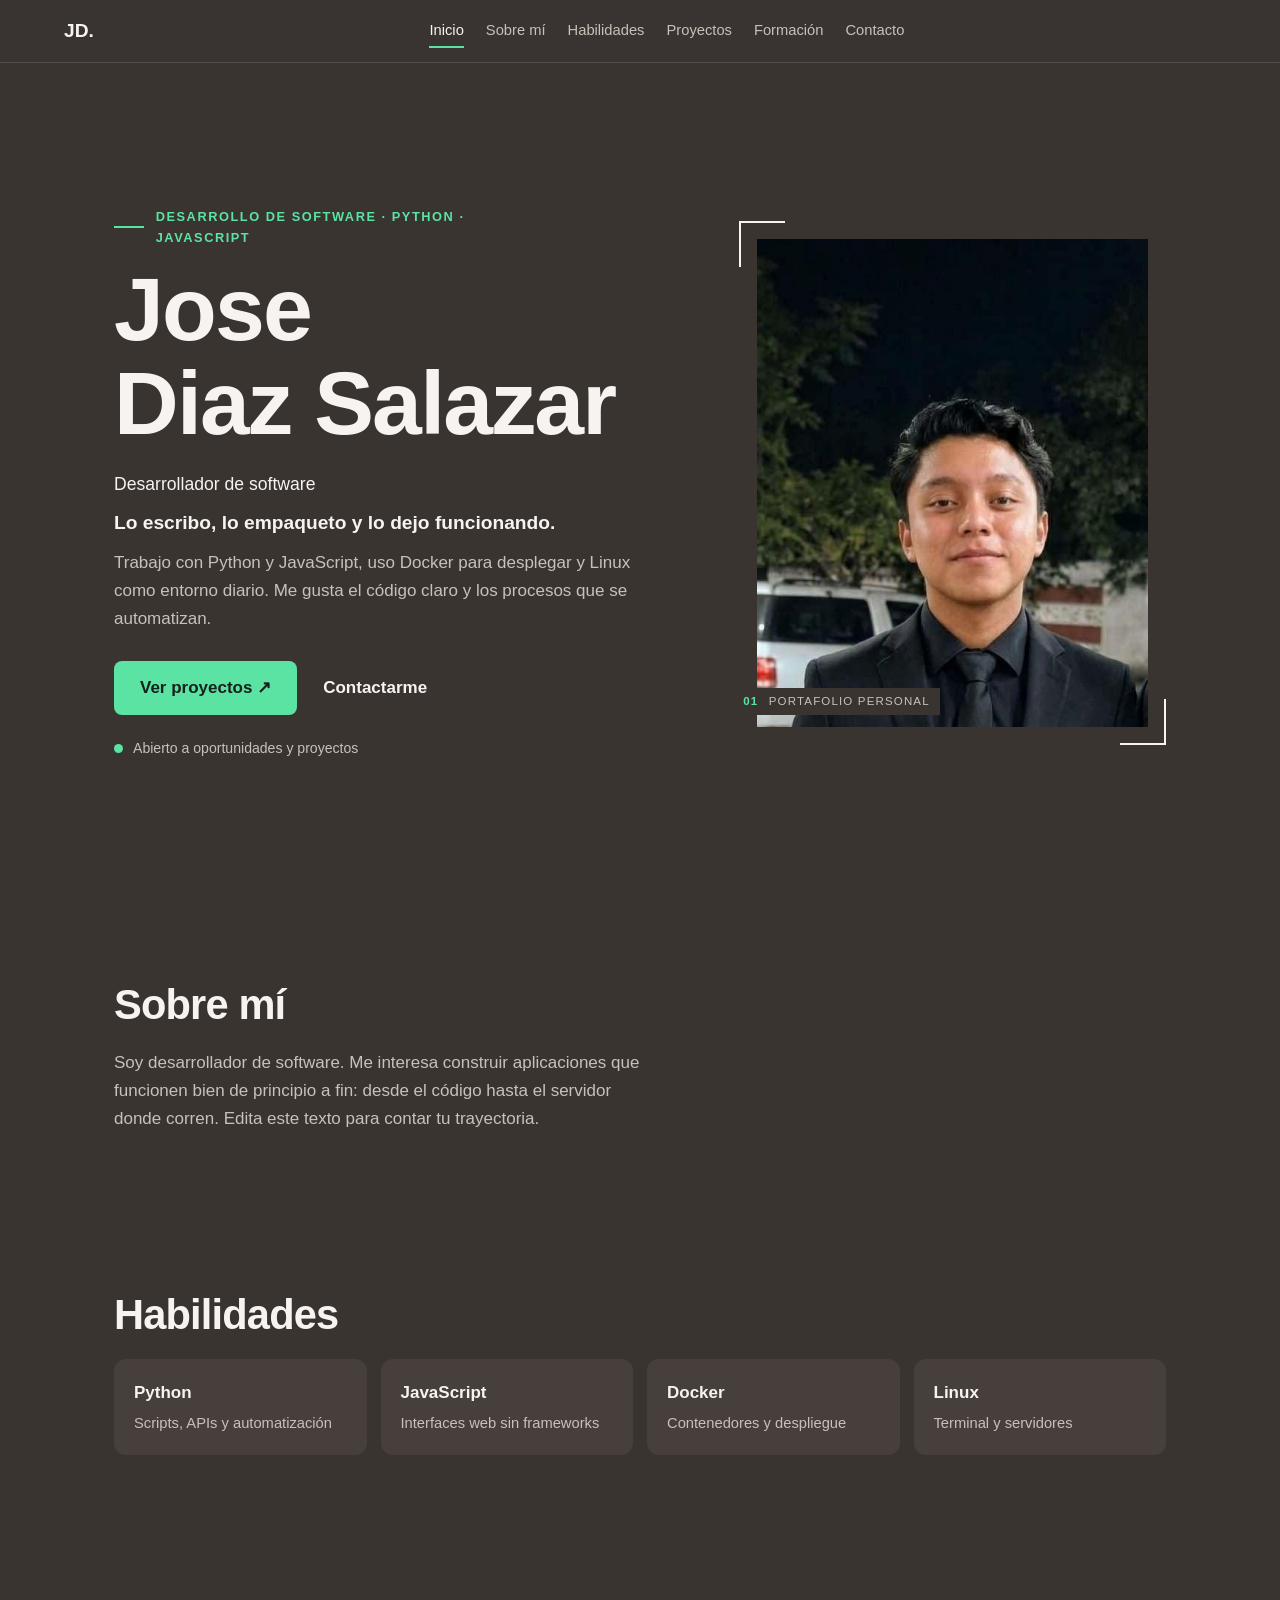
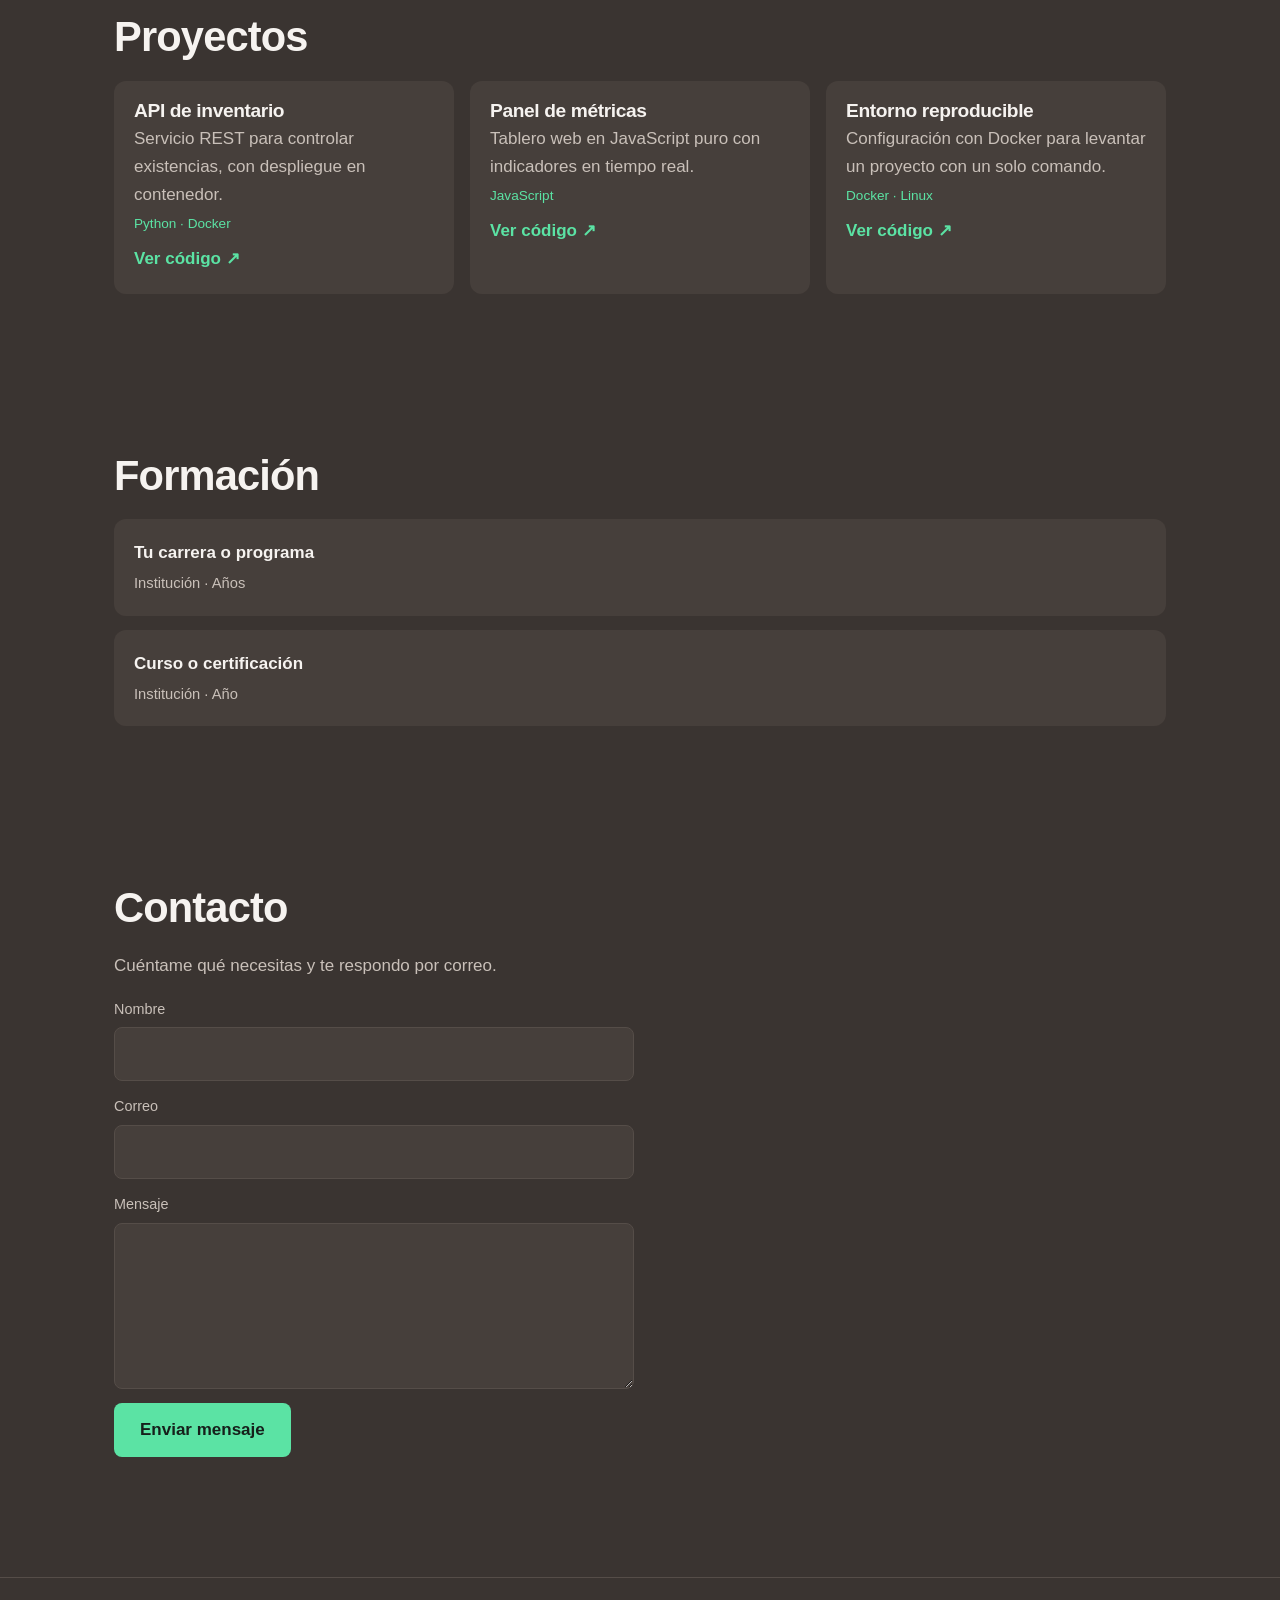
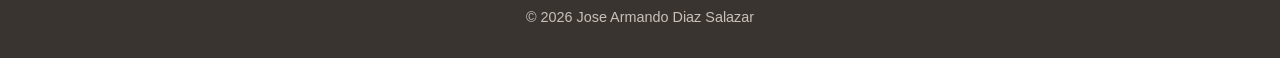
<file: index.html>
<!DOCTYPE html>
<html lang="es">
<head>
<meta charset="utf-8">
<meta name="viewport" content="width=device-width, initial-scale=1">
<meta name="description" content="Portafolio de Jose Armando Diaz Salazar, desarrollador de software con Python, JavaScript, Docker y Linux.">
<title>Jose Armando Diaz Salazar | Desarrollador en software</title>
<link rel="stylesheet" href="style.css">
</head>
<body>
<header class="top">
  <a class="logo" href="#inicio" aria-label="Inicio">JD.</a>
  <nav aria-label="Principal">
    <a href="#inicio">Inicio</a>
    <a href="#sobre-mi">Sobre mí</a>
    <a href="#habilidades">Habilidades</a>
    <a href="#proyectos">Proyectos</a>
    <a href="#formacion">Formación</a>
    <a href="#contacto">Contacto</a>
  </nav>
</header>

<main>
  <section id="inicio" class="hero">
    <div class="hero-txt">
      <p class="eyebrow">Desarrollo de software · Python · JavaScript</p>
      <h1>Jose <br>Diaz Salazar</h1>
      <p class="lead">Desarrollador de software</p>
      <p class="quote">Lo escribo, lo empaqueto y lo dejo funcionando.</p>
      <p>Trabajo con Python y JavaScript, uso Docker para desplegar y Linux como entorno diario. Me gusta el código claro y los procesos que se automatizan.</p>
      <div class="actions">
        <a class="btn" href="#proyectos">Ver proyectos ↗</a>
        <a class="link" href="#contacto">Contactarme</a>
      </div>
      <p class="status"><span class="dot"></span>Abierto a oportunidades y proyectos</p>
    </div>
    <figure class="photo">
      <img src="foto.jpg" alt="Retrato de Jose Armando Diaz Salazar con traje negro">
      <figcaption><b>01</b> Portafolio personal</figcaption>
    </figure>
  </section>

  <section id="sobre-mi">
    <h2>Sobre mí</h2>
    <p>Soy desarrollador de software. Me interesa construir aplicaciones que funcionen bien de principio a fin: desde el código hasta el servidor donde corren. Edita este texto para contar tu trayectoria.</p>
  </section>

  <section id="habilidades">
    <h2>Habilidades</h2>
    <ul class="skills">
      <li><b>Python</b><span>Scripts, APIs y automatización</span></li>
      <li><b>JavaScript</b><span>Interfaces web sin frameworks</span></li>
      <li><b>Docker</b><span>Contenedores y despliegue</span></li>
      <li><b>Linux</b><span>Terminal y servidores</span></li>
    </ul>
  </section>

  <section id="proyectos">
    <h2>Proyectos</h2>
    <div class="grid">
      <article class="card"><h3>API de inventario</h3><p>Servicio REST para controlar existencias, con despliegue en contenedor.</p><p class="stack">Python · Docker</p><a href="#">Ver código ↗</a></article>
      <article class="card"><h3>Panel de métricas</h3><p>Tablero web en JavaScript puro con indicadores en tiempo real.</p><p class="stack">JavaScript</p><a href="#">Ver código ↗</a></article>
      <article class="card"><h3>Entorno reproducible</h3><p>Configuración con Docker para levantar un proyecto con un solo comando.</p><p class="stack">Docker · Linux</p><a href="#">Ver código ↗</a></article>
    </div>
  </section>

  <section id="formacion">
    <h2>Formación</h2>
    <ul class="timeline">
      <li><b>Tu carrera o programa</b><span>Institución · Años</span></li>
      <li><b>Curso o certificación</b><span>Institución · Año</span></li>
    </ul>
  </section>

  <section id="contacto">
    <h2>Contacto</h2>
    <p>Cuéntame qué necesitas y te respondo por correo.</p>
    <form id="form">
      <label for="n">Nombre</label><input id="n" name="nombre" required>
      <label for="c">Correo</label><input id="c" name="correo" type="email" required>
      <label for="m">Mensaje</label><textarea id="m" name="mensaje" rows="5" required></textarea>
      <button class="btn" type="submit">Enviar mensaje</button>
    </form>
    <p id="msg" role="status"></p>
  </section>
</main>

<footer>© <span id="year"></span> Jose Armando Diaz Salazar</footer>
<script src="script.js"></script>
</body>
</html>
</file>
<file: style.css>
:root{--bg:#3a3431;--panel:#463f3b;--ink:#f6f3f0;--mute:#c9c0b9;--accent:#5be3a4;--line:#554d48}
*{box-sizing:border-box;margin:0}
html{scroll-behavior:smooth;scroll-padding-top:80px}
body{background:var(--bg);color:var(--ink);font:17px/1.65 "Helvetica Neue",Arial,sans-serif}
a{color:inherit}
:focus-visible{outline:3px solid var(--accent);outline-offset:3px}
.top{position:sticky;top:0;z-index:10;display:flex;align-items:center;gap:24px;padding:14px 5vw;background:rgba(58,52,49,.94);backdrop-filter:blur(6px);border-bottom:1px solid var(--line)}
.logo{font-weight:800;text-decoration:none;font-size:1.2rem}
nav{display:flex;flex-wrap:wrap;gap:4px 22px;margin:0 auto}
nav a{color:var(--mute);text-decoration:none;font-size:.92rem;padding:4px 0;border-bottom:2px solid transparent}
nav a:hover,nav a.on{color:var(--ink);border-color:var(--accent)}
section{padding:80px 5vw;max-width:1180px;margin:0 auto}
h1,h2,h3{font-weight:800;letter-spacing:-.02em;line-height:1.05}
h1{font-size:clamp(3rem,8vw,5.6rem);margin:14px 0 20px}
h2{font-size:clamp(1.9rem,4vw,2.6rem);margin-bottom:22px}
p{color:var(--mute);max-width:56ch}
.hero{display:grid;grid-template-columns:1.15fr .85fr;gap:48px;align-items:center;min-height:calc(100vh - 60px)}
.eyebrow{color:var(--accent);font-size:.8rem;font-weight:700;letter-spacing:.12em;text-transform:uppercase;display:flex;align-items:center;gap:12px}
.eyebrow::before{content:"";width:34px;height:2px;background:var(--accent)}
.lead{color:var(--ink);font-size:1.1rem;margin-bottom:6px}
.quote{color:var(--ink);font-weight:700;font-size:1.2rem;margin:8px 0 10px}
.actions{display:flex;align-items:center;gap:26px;margin:28px 0 22px;flex-wrap:wrap}
.btn{display:inline-block;background:var(--accent);color:#16201b;padding:13px 26px;border-radius:8px;font:inherit;font-weight:700;text-decoration:none;border:0;cursor:pointer}
.link{font-weight:700;text-decoration:none}
.link:hover{color:var(--accent)}
.status{font-size:.88rem;display:flex;align-items:center;gap:10px}
.dot{width:9px;height:9px;border-radius:50%;background:var(--accent)}
.photo{position:relative;margin:0;padding:18px}
.photo::before,.photo::after{content:"";position:absolute;width:44px;height:44px;border:2px solid var(--ink)}
.photo::before{top:0;left:0;border-right:0;border-bottom:0}
.photo::after{bottom:0;right:0;border-left:0;border-top:0}
.photo img{display:block;width:100%;aspect-ratio:4/5;object-fit:cover;object-position:top}
.photo figcaption{position:absolute;left:-6px;bottom:30px;transform-origin:left bottom;font-size:.72rem;letter-spacing:.1em;text-transform:uppercase;color:var(--mute);background:var(--bg);padding:4px 10px}
.photo figcaption b{color:var(--accent);margin-right:6px}
.skills,.timeline{list-style:none;padding:0;display:grid;gap:14px}
.skills{grid-template-columns:repeat(auto-fit,minmax(220px,1fr))}
.skills li,.timeline li,.card{background:var(--panel);border-radius:12px;padding:20px;display:flex;flex-direction:column;gap:4px}
.skills span,.timeline span{color:var(--mute);font-size:.92rem}
.grid{display:grid;grid-template-columns:repeat(auto-fit,minmax(260px,1fr));gap:16px}
.card h3{font-size:1.2rem}
.stack{font-size:.85rem;color:var(--accent)}
.card a{color:var(--accent);font-weight:700;text-decoration:none;margin-top:6px}
form{display:grid;gap:6px;margin-top:18px;max-width:520px}
label{font-size:.9rem;color:var(--mute)}
input,textarea{width:100%;background:var(--panel);border:1px solid var(--line);color:var(--ink);padding:12px;border-radius:8px;font:inherit;margin-bottom:8px}
form .btn{justify-self:start}
#msg{margin-top:14px;color:var(--accent);min-height:1.5em}
footer{padding:28px;text-align:center;color:var(--mute);font-size:.9rem;border-top:1px solid var(--line)}
@media (max-width:820px){
  .top{flex-direction:column;gap:8px;padding:10px 4vw}
  nav{margin:0;justify-content:center;gap:2px 14px}
  nav a{font-size:.85rem}
  section{padding:56px 6vw}
  .hero{grid-template-columns:1fr;min-height:0;gap:36px}
  .photo{order:-1;max-width:420px;margin:0 auto;width:100%}
}
@media (prefers-reduced-motion:reduce){html{scroll-behavior:auto}}
</file>
